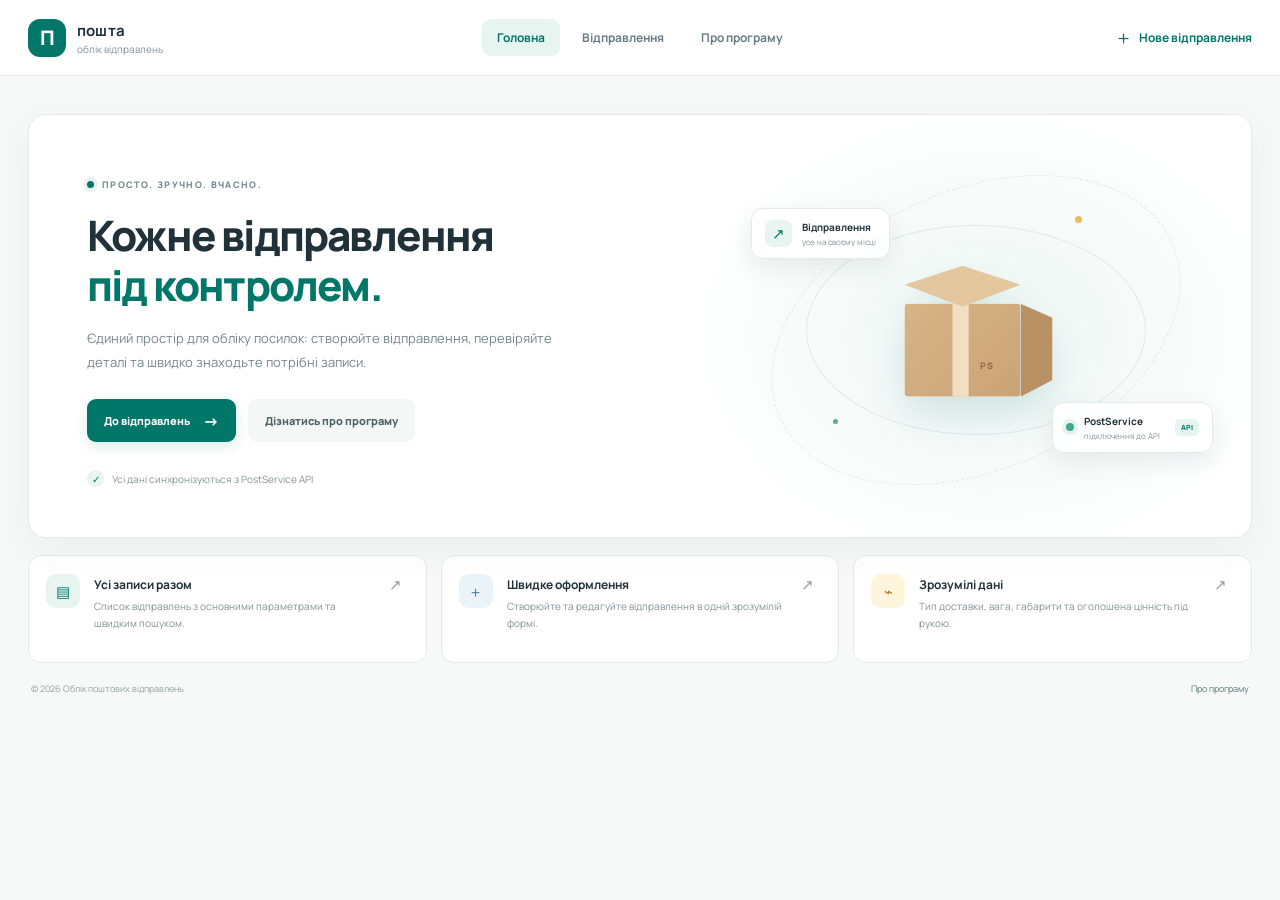
<file: Application Client/index.html>
<!doctype html>
<html lang="uk">
<head>
  <meta charset="utf-8">
  <meta name="viewport" content="width=device-width, initial-scale=1">
  <meta name="theme-color" content="#f6f9f8">
  <title>Пошта — Облік відправлень</title>
  <link href="https://fonts.googleapis.com/css2?family=Manrope:wght@400;500;600;700;800&display=swap" rel="stylesheet">
  <link rel="stylesheet" href="styles.css">
</head>
<body>
  <header class="site-header">
    <a class="brand" href="index.html" aria-label="Пошта — головна">
      <span class="brand-mark" aria-hidden="true">П</span>
      <span><strong>пошта</strong><small>облік відправлень</small></span>
    </a>
    <nav class="main-nav" aria-label="Головна навігація">
      <a class="nav-link active" href="index.html">Головна</a>
      <a class="nav-link" href="postings.html">Відправлення</a>
      <a class="nav-link" href="about.html">Про програму</a>
    </nav>
    <a class="header-action" href="postings.html"><span aria-hidden="true">＋</span> Нове відправлення</a>
  </header>

  <main class="home-page page-shell">
    <section class="hero-card">
      <div class="hero-copy">
        <span class="eyebrow"><i></i> ПРОСТО. ЗРУЧНО. ВЧАСНО.</span>
        <h1>Кожне відправлення<br><span>під контролем.</span></h1>
        <p>Єдиний простір для обліку посилок: створюйте відправлення, перевіряйте деталі та швидко знаходьте потрібні записи.</p>
        <div class="hero-actions">
          <a class="button button-primary" href="postings.html">До відправлень <span aria-hidden="true">→</span></a>
          <a class="button button-quiet" href="about.html">Дізнатись про програму</a>
        </div>
        <div class="hero-footnote"><span class="footnote-icon">✓</span> Усі дані синхронізуються з PostService API</div>
      </div>
      <div class="hero-art" aria-hidden="true">
        <div class="art-orbit orbit-one"></div><div class="art-orbit orbit-two"></div>
        <div class="art-dot dot-one"></div><div class="art-dot dot-two"></div>
        <div class="parcel-box"><div class="box-top"></div><div class="box-front"><span class="box-tape"></span><span class="box-stamp">PS</span></div><div class="box-side"></div></div>
        <div class="floating-card card-top"><span class="mini-icon">↗</span><span><b>Відправлення</b><small>усе на своєму місці</small></span></div>
        <div class="floating-card card-bottom"><span class="pulse-dot"></span><span><b>PostService</b><small>підключення до API</small></span><span class="live-tag">API</span></div>
      </div>
    </section>

    <section class="home-highlights" aria-label="Можливості програми">
      <article class="highlight-card"><span class="highlight-icon mint">▤</span><div><h2>Усі записи разом</h2><p>Список відправлень з основними параметрами та швидким пошуком.</p></div><a href="postings.html" aria-label="Перейти до списку">↗</a></article>
      <article class="highlight-card"><span class="highlight-icon blue">＋</span><div><h2>Швидке оформлення</h2><p>Створюйте та редагуйте відправлення в одній зрозумілій формі.</p></div><a href="postings.html" aria-label="Створити відправлення">↗</a></article>
      <article class="highlight-card"><span class="highlight-icon sand">⌁</span><div><h2>Зрозумілі дані</h2><p>Тип доставки, вага, габарити та оголошена цінність під рукою.</p></div><a href="about.html" aria-label="Про програму">↗</a></article>
    </section>
    <footer class="site-footer"><span>© <span data-year></span> Облік поштових відправлень</span><a href="about.html">Про програму</a></footer>
  </main>
  <script src="app.js"></script>
</body>
</html>
</file>
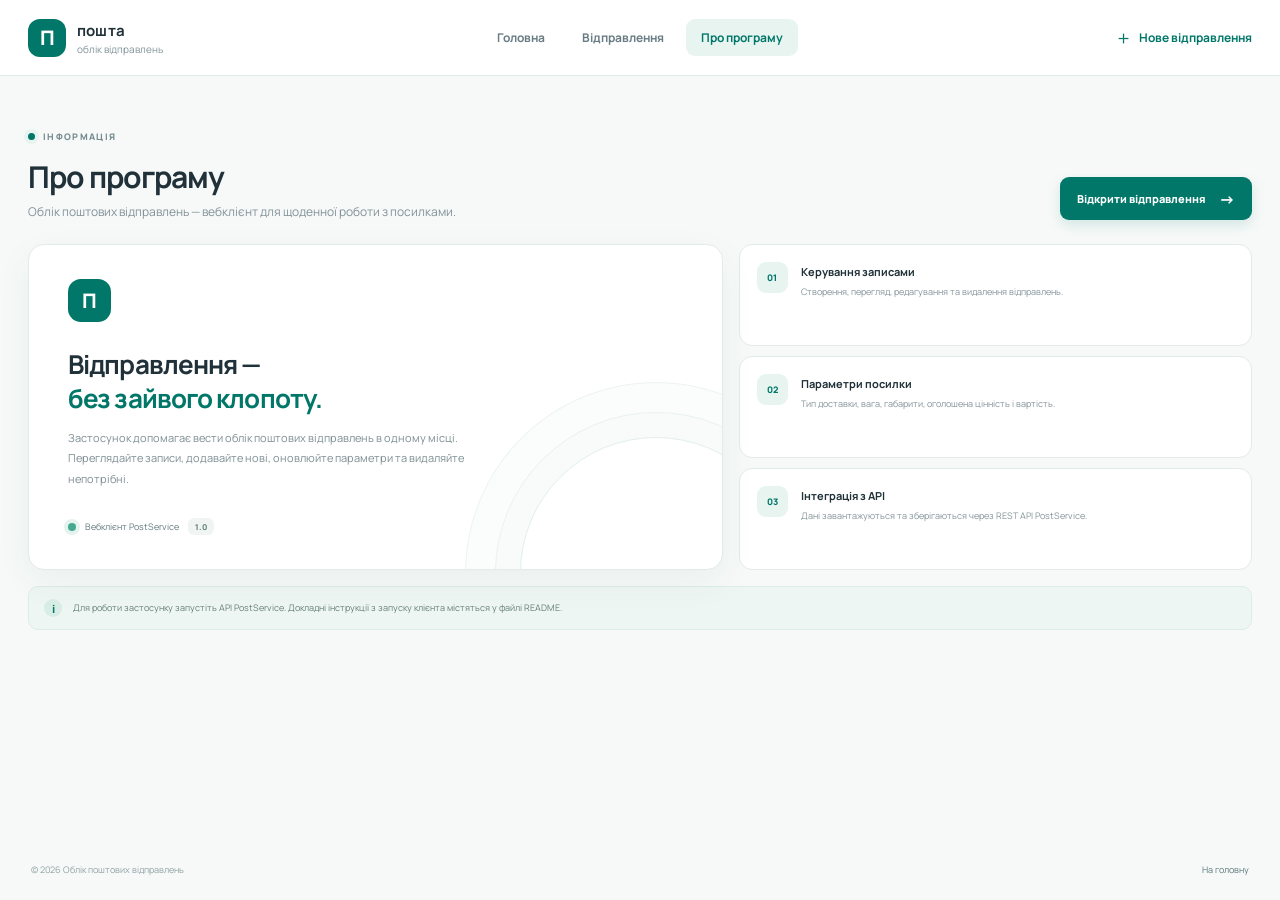
<file: Application Client/about.html>
<!doctype html>
<html lang="uk">
<head>
  <meta charset="utf-8">
  <meta name="viewport" content="width=device-width, initial-scale=1">
  <meta name="theme-color" content="#f6f9f8">
  <title>Про програму — Пошта</title>
  <link href="https://fonts.googleapis.com/css2?family=Manrope:wght@400;500;600;700;800&display=swap" rel="stylesheet">
  <link rel="stylesheet" href="styles.css">
</head>
<body>
  <header class="site-header">
    <a class="brand" href="index.html" aria-label="Пошта — головна"><span class="brand-mark" aria-hidden="true">П</span><span><strong>пошта</strong><small>облік відправлень</small></span></a>
    <nav class="main-nav" aria-label="Головна навігація"><a class="nav-link" href="index.html">Головна</a><a class="nav-link" href="postings.html">Відправлення</a><a class="nav-link active" href="about.html">Про програму</a></nav>
    <a class="header-action" href="postings.html"><span aria-hidden="true">＋</span> Нове відправлення</a>
  </header>
  <main class="page-shell about-page">
    <div class="page-heading"><div><span class="eyebrow"><i></i> ІНФОРМАЦІЯ</span><h1>Про програму</h1><p>Облік поштових відправлень — вебклієнт для щоденної роботи з посилками.</p></div><a class="button button-primary" href="postings.html">Відкрити відправлення <span>→</span></a></div>
    <section class="about-layout">
      <article class="about-main-card">
        <div class="about-symbol">П</div>
        <h2>Відправлення —<br><span>без зайвого клопоту.</span></h2>
        <p>Застосунок допомагає вести облік поштових відправлень в одному місці. Переглядайте записи, додавайте нові, оновлюйте параметри та видаляйте непотрібні.</p>
        <div class="about-version"><span class="pulse-dot"></span> Вебклієнт PostService <span class="version-chip">1.0</span></div>
      </article>
      <div class="about-side">
        <article class="info-card"><span class="info-card-icon">01</span><div><h3>Керування записами</h3><p>Створення, перегляд, редагування та видалення відправлень.</p></div></article>
        <article class="info-card"><span class="info-card-icon">02</span><div><h3>Параметри посилки</h3><p>Тип доставки, вага, габарити, оголошена цінність і вартість.</p></div></article>
        <article class="info-card"><span class="info-card-icon">03</span><div><h3>Інтеграція з API</h3><p>Дані завантажуються та зберігаються через REST API PostService.</p></div></article>
      </div>
    </section>
    <section class="about-note"><span class="note-icon">i</span><p>Для роботи застосунку запустіть API PostService. Докладні інструкції з запуску клієнта містяться у файлі README.</p></section>
    <footer class="site-footer"><span>© <span data-year></span> Облік поштових відправлень</span><a href="index.html">На головну</a></footer>
  </main>
  <script src="app.js"></script>
</body>
</html>
</file>
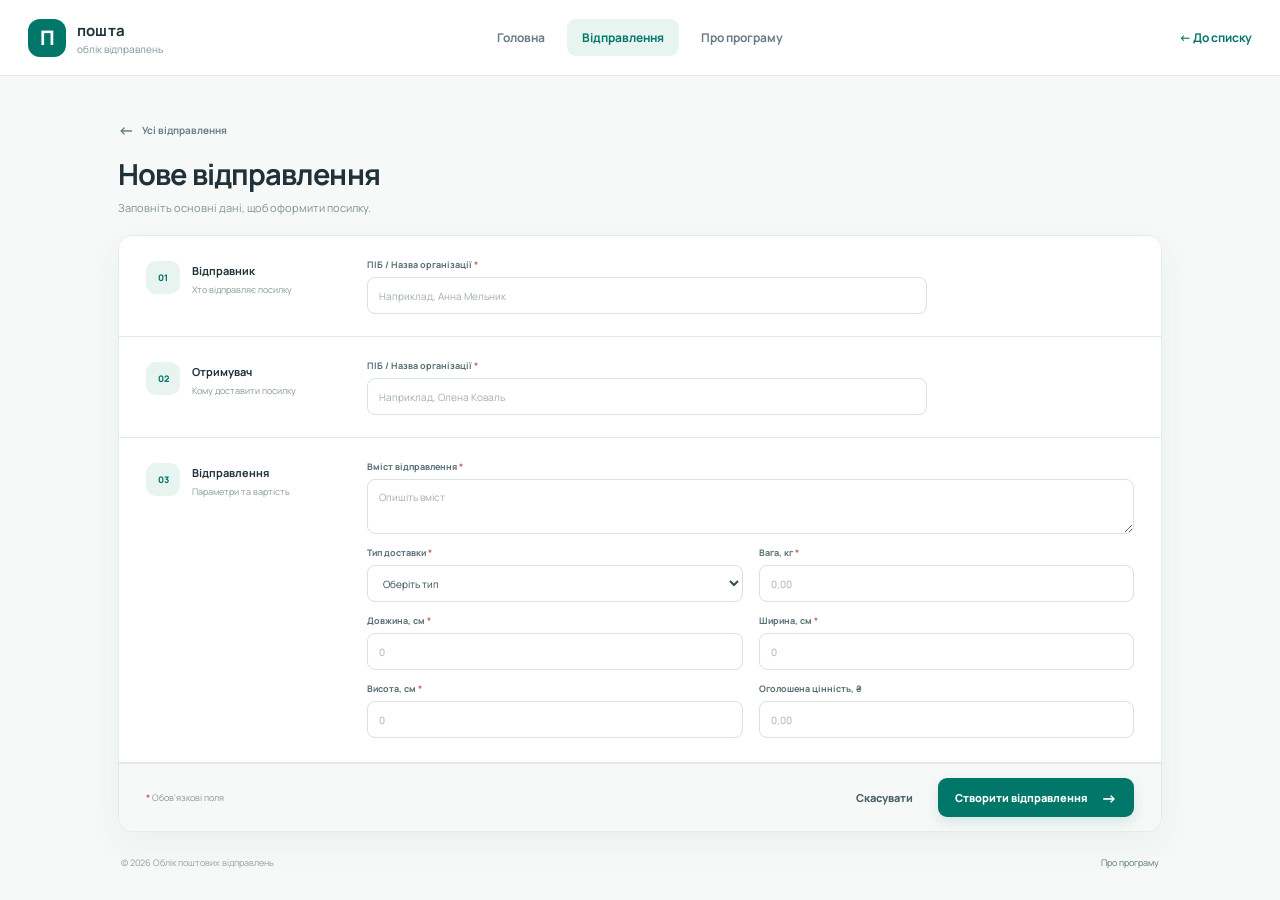
<file: Application Client/editor.html>
<!doctype html>
<html lang="uk">
<head>
  <meta charset="utf-8">
  <meta name="viewport" content="width=device-width, initial-scale=1">
  <meta name="theme-color" content="#f6f9f8">
  <title>Нове відправлення — Пошта</title>
  <link href="https://fonts.googleapis.com/css2?family=Manrope:wght@400;500;600;700;800&display=swap" rel="stylesheet">
  <link rel="stylesheet" href="styles.css">
</head>
<body>
  <header class="site-header">
    <a class="brand" href="index.html" aria-label="Пошта — головна"><span class="brand-mark" aria-hidden="true">П</span><span><strong>пошта</strong><small>облік відправлень</small></span></a>
    <nav class="main-nav" aria-label="Головна навігація"><a class="nav-link" href="index.html">Головна</a><a class="nav-link active" href="postings.html">Відправлення</a><a class="nav-link" href="about.html">Про програму</a></nav>
    <a class="header-action" href="postings.html">← До списку</a>
  </header>
  <main class="page-shell editor-page">
    <div class="editor-heading"><a class="back-link" href="postings.html"><span aria-hidden="true">←</span> Усі відправлення</a><h1 id="page-title">Нове відправлення</h1><p id="page-description">Заповніть основні дані, щоб оформити посилку.</p></div>
    <form id="posting-form" class="editor-form-card" novalidate>
      <div id="form-notice" class="form-notice" role="alert" hidden></div>
      <section class="form-section"><div class="section-intro"><span class="section-number">01</span><div><h2>Відправник</h2><p>Хто відправляє посилку</p></div></div><div class="section-fields"><label class="field"><span>ПІБ / Назва організації <b>*</b></span><input name="from" maxlength="120" autocomplete="name" placeholder="Наприклад, Анна Мельник" required><small class="field-error"></small></label></div></section>
      <section class="form-section"><div class="section-intro"><span class="section-number">02</span><div><h2>Отримувач</h2><p>Кому доставити посилку</p></div></div><div class="section-fields"><label class="field"><span>ПІБ / Назва організації <b>*</b></span><input name="to" maxlength="120" placeholder="Наприклад, Олена Коваль" required><small class="field-error"></small></label></div></section>
      <section class="form-section parcel-form-section"><div class="section-intro"><span class="section-number">03</span><div><h2>Відправлення</h2><p>Параметри та вартість</p></div></div><div class="section-fields parcel-fields">
        <label class="field full-width"><span>Вміст відправлення <b>*</b></span><textarea name="content" rows="2" maxlength="240" placeholder="Опишіть вміст" required></textarea><small class="field-error"></small></label>
        <label class="field"><span>Тип доставки <b>*</b></span><select name="deliveryType" required><option value="">Оберіть тип</option><option value="0">Відділення</option><option value="1">Кур'єр</option><option value="2">Експрес-кур'єр</option></select><small class="field-error"></small></label>
        <label class="field"><span>Вага, кг <b>*</b></span><input name="weight" type="number" min="0.01" max="1000" step="0.01" placeholder="0,00" required><small class="field-error"></small></label>
        <label class="field"><span>Довжина, см <b>*</b></span><input name="depth" type="number" min="1" max="10000" step="1" placeholder="0" required><small class="field-error"></small></label>
        <label class="field"><span>Ширина, см <b>*</b></span><input name="width" type="number" min="1" max="10000" step="1" placeholder="0" required><small class="field-error"></small></label>
        <label class="field"><span>Висота, см <b>*</b></span><input name="height" type="number" min="1" max="10000" step="1" placeholder="0" required><small class="field-error"></small></label>
        <label class="field"><span>Оголошена цінність, ₴</span><input name="value" type="number" min="0" max="10000000" step="0.01" placeholder="0,00"><small class="field-error"></small></label>
        <label class="field edit-only" hidden><span>Вартість доставки, ₴</span><input name="price" type="number" min="0" max="10000000" step="0.01" placeholder="0,00"><small class="field-error"></small></label>
      </div></section>
      <div class="editor-form-footer"><span class="required-hint"><b>*</b> Обов'язкові поля</span><div><a class="button button-quiet" href="postings.html">Скасувати</a><button id="save-posting" class="button button-primary" type="submit">Створити відправлення <span aria-hidden="true">→</span></button></div></div>
    </form>
    <footer class="site-footer"><span>© <span data-year></span> Облік поштових відправлень</span><a href="about.html">Про програму</a></footer>
  </main>
  <script src="app.js"></script>
  <script src="editor.js"></script>
</body>
</html>
</file>
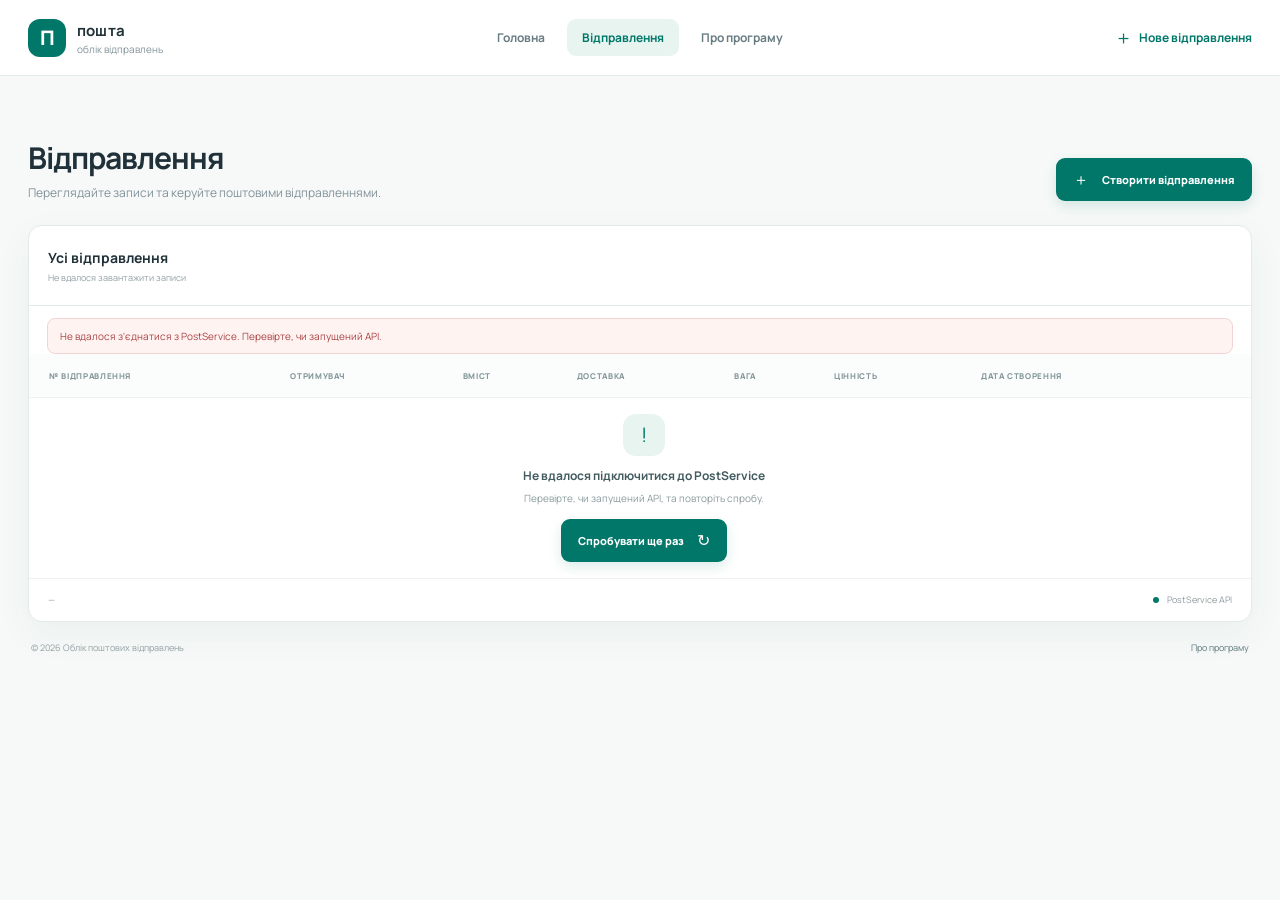
<file: Application Client/postings.html>
<!doctype html>
<html lang="uk">
<head>
  <meta charset="utf-8">
  <meta name="viewport" content="width=device-width, initial-scale=1">
  <meta name="theme-color" content="#f6f9f8">
  <title>Відправлення — Пошта</title>
  <link href="https://fonts.googleapis.com/css2?family=Manrope:wght@400;500;600;700;800&display=swap" rel="stylesheet">
  <link rel="stylesheet" href="styles.css">
</head>
<body>
  <header class="site-header">
    <a class="brand" href="index.html" aria-label="Пошта — головна"><span class="brand-mark" aria-hidden="true">П</span><span><strong>пошта</strong><small>облік відправлень</small></span></a>
    <nav class="main-nav" aria-label="Головна навігація"><a class="nav-link" href="index.html">Головна</a><a class="nav-link active" href="postings.html">Відправлення</a><a class="nav-link" href="about.html">Про програму</a></nav>
    <a class="header-action" href="editor.html"><span aria-hidden="true">＋</span> Нове відправлення</a>
  </header>
  <main class="page-shell postings-page">
    <div class="page-heading"><div><h1>Відправлення</h1><p>Переглядайте записи та керуйте поштовими відправленнями.</p></div><a class="button button-primary" href="editor.html"><span>＋</span> Створити відправлення</a></div>
    <section class="list-card">
      <div class="list-toolbar"><div><h2>Усі відправлення</h2><p id="list-count">Завантаження записів…</p></div></div>
      <div id="notice" class="notice" role="status" aria-live="polite" hidden></div>
      <div class="table-wrap"><table class="postings-table"><thead><tr><th>№ ВІДПРАВЛЕННЯ</th><th>ОТРИМУВАЧ</th><th>ВМІСТ</th><th>ДОСТАВКА</th><th>ВАГА</th><th>ЦІННІСТЬ</th><th>ДАТА СТВОРЕННЯ</th><th><span class="sr-only">Дії</span></th></tr></thead><tbody id="postings-body"><tr><td colspan="8"><div class="table-loading"><span class="spinner"></span> Завантажуємо відправлення…</div></td></tr></tbody></table></div>
      <div class="list-footer"><span id="list-footer-count">—</span><span class="api-indicator"><i></i> PostService API</span></div>
    </section>
    <footer class="site-footer"><span>© <span data-year></span> Облік поштових відправлень</span><a href="about.html">Про програму</a></footer>
  </main>
  <script src="app.js"></script>
  <script src="postings.js"></script>
</body>
</html>
</file>
<file: Application Client/styles.css>
:root{--bg:#f6f9f8;--paper:#fff;--ink:#203139;--muted:#81929a;--line:#e3ebe8;--teal:#007769;--teal-dark:#006b5f;--mint:#e7f4f0;--blue:#eaf3f8;--sand:#fff4dc;--red:#bd3d49;--shadow:0 12px 36px rgba(30,64,59,.055);font-family:Manrope,"Segoe UI",sans-serif;color:var(--ink);font-synthesis:none;text-rendering:optimizeLegibility}*{box-sizing:border-box}body{margin:0;background:var(--bg);font-size:14px;min-width:360px}button,input,select,textarea{font:inherit}a{color:inherit;text-decoration:none}.site-header{height:76px;background:rgba(255,255,255,.92);border-bottom:1px solid var(--line);display:flex;align-items:center;justify-content:space-between;padding:0 max(28px,calc((100vw - 1320px)/2));position:sticky;top:0;z-index:5;backdrop-filter:blur(12px)}.brand{display:flex;align-items:center;gap:11px;min-width:225px}.brand-mark{display:grid;place-items:center;width:38px;height:38px;border-radius:12px;background:var(--teal);color:#fff;font-size:20px;font-weight:800}.brand strong,.brand small{display:block}.brand strong{font-size:15px;letter-spacing:.2px}.brand small{font-size:10px;color:var(--muted);margin-top:1px}.main-nav{display:flex;align-items:center;gap:7px;height:100%}.nav-link{color:#687c83;padding:10px 15px;border-radius:9px;font-size:12px;font-weight:700;transition:.18s}.nav-link:hover{background:#f3f7f6;color:var(--teal)}.nav-link.active{background:var(--mint);color:var(--teal)}.header-action{color:var(--teal);font-weight:700;font-size:12px;min-width:225px;text-align:right}.header-action span{font-size:19px;vertical-align:-2px;margin-right:4px}.page-shell{max-width:1320px;margin:0 auto;padding:38px 28px 22px}.hero-card{min-height:424px;background:#fff;border:1px solid var(--line);border-radius:18px;box-shadow:var(--shadow);display:grid;grid-template-columns:1.1fr .9fr;overflow:hidden;position:relative}.hero-copy{padding:58px 20px 45px 58px;position:relative;z-index:1}.eyebrow{font-size:9px;letter-spacing:1.35px;font-weight:800;color:#748a90;display:inline-flex;align-items:center;gap:8px}.eyebrow i,.api-indicator i{display:block;width:7px;height:7px;border-radius:50%;background:var(--teal);box-shadow:0 0 0 4px var(--mint)}h1,h2,h3,p{margin-top:0}.hero-copy h1{font-size:42px;line-height:1.19;letter-spacing:-1.8px;margin:19px 0 15px;font-weight:800}.hero-copy h1 span,.about-main-card h2 span{color:var(--teal)}.hero-copy>p{color:#75868d;font-size:13px;line-height:1.85;max-width:490px;margin:0}.hero-actions{display:flex;align-items:center;gap:12px;margin-top:25px}.button{border:0;display:inline-flex;align-items:center;justify-content:center;gap:13px;min-height:43px;padding:0 17px;border-radius:9px;font-size:11px;font-weight:800;cursor:pointer;transition:transform .16s,background .16s,color .16s,box-shadow .16s}.button:hover{transform:translateY(-1px)}.button-primary{background:var(--teal);color:white;box-shadow:0 5px 13px rgba(0,119,105,.14)}.button-primary:hover{background:var(--teal-dark);box-shadow:0 7px 18px rgba(0,119,105,.2)}.button-primary span{font-size:16px}.button-quiet{background:#f4f7f6;color:#4c6269}.button-quiet:hover{background:#eaf1ef}.hero-footnote{display:flex;align-items:center;gap:8px;color:#829399;font-size:10px;margin-top:28px}.footnote-icon{width:17px;height:17px;border-radius:50%;background:var(--mint);color:var(--teal);display:grid;place-items:center;font-size:10px;font-weight:bold}.hero-art{position:relative;min-height:400px;background:radial-gradient(ellipse at 52% 52%,#edf7f4 0%,#f8fbfa 47%,#fff 75%)}.art-orbit{position:absolute;border:1px solid #deebe7;border-radius:50%;left:50%;top:51%;transform:translate(-50%,-50%)}.orbit-one{width:340px;height:210px}.orbit-two{width:430px;height:280px;transform:translate(-50%,-50%) rotate(-24deg);border-style:dashed;border-color:#dceae6}.art-dot{position:absolute;width:7px;height:7px;border-radius:50%;background:#f0b95e}.dot-one{top:24%;left:68%}.dot-two{top:72%;left:24%;width:5px;height:5px;background:#5aa99d}.parcel-box{position:absolute;width:175px;height:153px;left:50%;top:51%;transform:translate(-50%,-48%);filter:drop-shadow(0 19px 18px rgba(0,95,82,.13))}.box-front{position:absolute;left:16px;top:47px;width:116px;height:93px;background:linear-gradient(135deg,#d7b386,#caa477);clip-path:polygon(0 0,100% 0,100% 100%,0 100%);border-radius:4px}.box-front:after{content:"";position:absolute;inset:0;background:linear-gradient(90deg,transparent 45%,rgba(255,255,255,.19) 45%,rgba(255,255,255,.19) 56%,transparent 56%)}.box-top{position:absolute;left:16px;top:9px;width:116px;height:63px;background:#e4c79f;clip-path:polygon(50% 0,100% 30%,50% 65%,0 30%);z-index:2}.box-side{position:absolute;left:132px;top:47px;width:32px;height:93px;background:#b99165;clip-path:polygon(0 0,100% 15%,100% 82%,0 100%)}.box-tape{position:absolute;z-index:3;left:48px;top:0;width:16px;height:93px;background:#f5e4c8;opacity:.9}.box-stamp{position:absolute;z-index:4;left:75px;top:55px;color:#996c44;font-size:9px;font-weight:800;letter-spacing:1px}.floating-card{position:absolute;background:rgba(255,255,255,.95);border:1px solid var(--line);border-radius:12px;box-shadow:0 9px 25px rgba(32,70,62,.09);display:flex;align-items:center;gap:10px;padding:11px 13px}.floating-card b,.floating-card small{display:block}.floating-card b{font-size:10px}.floating-card small{font-size:8px;color:var(--muted);margin-top:2px}.card-top{top:22%;left:9%}.card-bottom{right:7%;bottom:20%}.mini-icon{width:27px;height:27px;background:var(--mint);color:var(--teal);border-radius:8px;display:grid;place-items:center;font-size:15px}.pulse-dot{width:8px;height:8px;background:#44a98f;border-radius:50%;box-shadow:0 0 0 4px #e4f3ed;flex:none}.live-tag{font-size:7px;font-weight:800;color:var(--teal);background:var(--mint);border-radius:5px;padding:4px 6px;margin-left:5px}.home-highlights{display:grid;grid-template-columns:repeat(3,1fr);gap:14px;margin-top:17px}.highlight-card{background:white;border:1px solid var(--line);border-radius:13px;padding:18px 17px;display:grid;grid-template-columns:36px 1fr 20px;gap:12px;align-items:start;min-height:108px}.highlight-card h2{font-size:12px;margin:2px 0 5px}.highlight-card p{color:#819198;font-size:10px;line-height:1.7;margin:0}.highlight-card>a{color:#91a19f;font-size:15px}.highlight-card>a:hover{color:var(--teal)}.highlight-icon,.summary-icon{display:grid;place-items:center;width:34px;height:34px;border-radius:10px;color:var(--teal);font-size:15px;font-weight:800}.mint{background:var(--mint)}.blue{background:var(--blue);color:#397b9c}.sand{background:var(--sand);color:#a67619}.site-footer{display:flex;justify-content:space-between;color:#93a1a4;font-size:9px;padding:19px 3px 2px}.site-footer a{color:#5d797b}.page-heading{display:flex;justify-content:space-between;align-items:flex-end;margin:11px 0 24px}.page-heading h1{font-size:30px;letter-spacing:-1px;margin:12px 0 6px}.page-heading p{color:#829198;margin:0;font-size:12px}.summary-grid{display:grid;grid-template-columns:repeat(3,1fr);gap:13px;margin-bottom:17px}.summary-card{background:white;border:1px solid var(--line);border-radius:12px;min-height:86px;padding:16px 18px;display:flex;align-items:center;gap:12px}.summary-icon{width:38px;height:38px;border-radius:11px}.summary-card>div{display:flex;flex-direction:column;gap:4px}.summary-label{font-size:9px;color:#84949a;font-weight:600}.summary-card strong{font-size:18px;line-height:1.1;letter-spacing:-.3px}.summary-caption{margin-left:auto;color:#9aa8a9;font-size:9px;align-self:flex-end;padding-bottom:5px}.list-card{background:white;border:1px solid var(--line);border-radius:14px;overflow:hidden;box-shadow:var(--shadow)}.list-toolbar{min-height:80px;display:flex;justify-content:space-between;align-items:center;padding:16px 19px;border-bottom:1px solid var(--line)}.list-toolbar h2{font-size:14px;margin:0 0 4px}.list-toolbar p{font-size:9px;color:#91a0a4;margin:0}.toolbar-actions{display:flex;align-items:center;gap:9px}.search-box,.filter-select{height:36px;border:1px solid #dce5e2;border-radius:8px;display:flex;align-items:center;background:white}.search-box{width:206px;padding:0 10px;gap:7px;color:#84969a}.search-box>span{font-size:17px;line-height:1}.search-box input{border:0;outline:0;min-width:0;width:100%;font-size:10px;color:var(--ink)}.search-box input::placeholder{color:#a0adaf}.filter-select{padding:0 9px}.filter-select select{border:0;outline:0;background:transparent;font-size:10px;color:#536a70;max-width:125px}.icon-button,.row-menu{border:1px solid #dce5e2;background:white;color:#70858a;display:grid;place-items:center;border-radius:8px;cursor:pointer}.icon-button{height:36px;width:36px;font-size:18px}.icon-button:hover,.row-menu:hover{background:var(--mint);border-color:#c6e3da;color:var(--teal)}.table-wrap{overflow:auto}.postings-table{width:100%;border-collapse:collapse;min-width:910px}.postings-table th{height:43px;text-align:left;padding:0 12px;font-size:8px;letter-spacing:.65px;color:#84979b;font-weight:800;background:#fbfcfc;white-space:nowrap}.postings-table th:first-child,.postings-table td:first-child{padding-left:20px}.postings-table td{height:57px;border-top:1px solid #edf1f0;padding:0 12px;color:#395057;font-size:10px;white-space:nowrap}.postings-table tbody tr{transition:background .15s}.postings-table tbody tr:hover{background:#f8fbfa}.postings-table tbody tr.selected{background:#e7f4f0;box-shadow:inset 3px 0 var(--teal)}.posting-id{font-weight:800;color:#203c45;display:flex;align-items:center;gap:9px}.row-select{width:15px;height:15px;border:1.5px solid #bfd0cc;border-radius:50%;display:inline-grid;place-items:center;flex:none}.selected .row-select{border-color:var(--teal);background:var(--teal)}.selected .row-select:after{content:"";width:5px;height:5px;border-radius:50%;background:#fff}.recipient-name{font-weight:700;color:#3b555c}.cell-muted{color:#829399}.delivery-pill{display:inline-flex;align-items:center;gap:6px;background:#f0f6f4;color:#47746a;padding:5px 8px;border-radius:20px;font-size:9px;font-weight:700}.weight-cell{font-variant-numeric:tabular-nums}.date-cell{color:#839399;font-size:9px!important}.row-actions{display:flex;justify-content:flex-end;gap:5px}.row-menu{width:29px;height:29px;font-size:12px}.row-menu.delete:hover{background:#fff0f0;border-color:#f2cdce;color:var(--red)}.table-loading,.empty-state{height:180px;display:flex;align-items:center;justify-content:center;gap:10px;color:#87979a;font-size:11px}.empty-state{flex-direction:column;gap:7px}.empty-icon{width:42px;height:42px;border-radius:13px;background:var(--mint);display:grid;place-items:center;color:var(--teal);font-size:20px;margin-bottom:4px}.empty-state b{color:#425b60;font-size:12px}.empty-state p{margin:0;color:#8b9a9d;font-size:10px}.empty-state .button{margin-top:7px}.spinner{width:16px;height:16px;border:2px solid #dbe9e5;border-top-color:var(--teal);border-radius:50%;animation:spin .8s linear infinite}@keyframes spin{to{transform:rotate(360deg)}}.list-footer{height:43px;padding:0 19px;border-top:1px solid #edf1f0;display:flex;justify-content:space-between;align-items:center;color:#8c9b9d;font-size:9px}.api-indicator{display:flex;align-items:center;gap:8px}.api-indicator i{width:6px;height:6px;box-shadow:none}.notice{margin:12px 18px 0;border-radius:8px;padding:10px 12px;font-size:10px}.notice.error,.form-notice{background:#fff3f2;border:1px solid #f2d5d2;color:#a84343}.notice.success{background:#edf7f3;border:1px solid #d6ebe2;color:#327568}.about-page{min-height:calc(100vh - 76px);display:flex;flex-direction:column}.about-page .site-footer{margin-top:auto}.about-layout{display:grid;grid-template-columns:1.15fr .85fr;gap:16px}.about-main-card{min-height:325px;border-radius:16px;background:white;border:1px solid var(--line);box-shadow:var(--shadow);padding:34px 39px;position:relative;overflow:hidden}.about-main-card:after{content:"";position:absolute;width:270px;height:270px;border:1px solid #e2efeb;border-radius:50%;right:-70px;bottom:-140px;box-shadow:0 0 0 24px #f8fbfa,0 0 0 25px #e9f2ef,0 0 0 54px #fbfcfc,0 0 0 55px #edf3f1}.about-symbol{width:43px;height:43px;display:grid;place-items:center;background:var(--teal);color:#fff;font-weight:800;border-radius:13px;font-size:20px;margin-bottom:26px}.about-main-card h2{font-size:26px;line-height:1.3;letter-spacing:-.9px;margin-bottom:12px;position:relative;z-index:1}.about-main-card>p{max-width:440px;color:#7d8e93;font-size:11px;line-height:1.9;margin:0;position:relative;z-index:1}.about-version{display:flex;align-items:center;gap:9px;font-size:9px;color:#647a7e;margin-top:28px;position:relative;z-index:1}.version-chip{padding:3px 7px;border-radius:6px;background:#f0f5f3;color:#64807a;font-size:8px;font-weight:800}.about-side{display:grid;gap:10px}.info-card{background:white;border:1px solid var(--line);border-radius:13px;padding:17px;display:flex;align-items:flex-start;gap:13px}.info-card-icon{width:31px;height:31px;border-radius:9px;background:var(--mint);color:var(--teal);display:grid;place-items:center;font-size:9px;font-weight:800;flex:none}.info-card h3{font-size:11px;margin:2px 0 5px}.info-card p{font-size:9px;color:#849399;line-height:1.7;margin:0}.about-note{display:flex;align-items:center;gap:11px;background:#eef6f3;border:1px solid #dcece6;border-radius:10px;padding:12px 15px;margin-top:16px}.note-icon{width:18px;height:18px;border-radius:50%;background:#d7ede5;color:var(--teal);display:grid;place-items:center;font-size:11px;font-weight:800;flex:none}.about-note p{font-size:9px;color:#668079;margin:0;line-height:1.6}.posting-dialog{width:min(1000px,calc(100vw - 32px));max-height:min(94vh,950px);border:1px solid var(--line);border-radius:16px;padding:0;background:var(--bg);color:var(--ink);box-shadow:0 26px 90px rgba(21,48,44,.24);overflow:auto}.posting-dialog::backdrop{background:rgba(25,48,47,.38);backdrop-filter:blur(3px)}.posting-dialog form{padding:0}.dialog-header{display:flex;justify-content:space-between;padding:23px 27px 18px;background:white;border-bottom:1px solid var(--line);position:sticky;top:0;z-index:2}.dialog-header h2{font-size:20px;letter-spacing:-.5px;margin:8px 0 4px}.dialog-header p{color:#85959a;font-size:10px;margin:0}.dialog-close{border:0;background:#f2f6f5;border-radius:9px;width:34px;height:34px;color:#60777b;font-size:21px;cursor:pointer}.dialog-close:hover{background:#e6efec;color:var(--teal)}.form-section{display:grid;grid-template-columns:205px 1fr;gap:16px;background:white;padding:19px 27px;border-bottom:1px solid var(--line)}.section-intro{display:flex;align-items:flex-start;gap:12px;padding-top:3px}.section-number{background:var(--mint);color:var(--teal);width:34px;height:33px;border-radius:10px;display:grid;place-items:center;font-size:9px;font-weight:800;flex:none}.section-intro h3{font-size:11px;margin:2px 0 5px}.section-intro p{font-size:9px;color:#88999d;margin:0}.section-fields{display:grid;grid-template-columns:1fr 1fr;gap:13px 16px}.field{display:flex;flex-direction:column;gap:6px;min-width:0}.field>span{font-size:9px;font-weight:700;color:#566d73}.field>span b,.required-hint b{color:#c35a5c}.field input,.field select,.field textarea{width:100%;border:1px solid #d9e3df;border-radius:8px;background:white;color:#344d53;outline:0;padding:0 11px;min-height:37px;font-size:10px;transition:border .16s,box-shadow .16s}.field textarea{padding:10px 11px;resize:vertical;min-height:55px;line-height:1.5}.field input::placeholder,.field textarea::placeholder{color:#a1adae}.field input:focus,.field select:focus,.field textarea:focus{border-color:#64aa9b;box-shadow:0 0 0 3px rgba(0,119,105,.09)}.field.invalid input,.field.invalid select,.field.invalid textarea{border-color:#d7686b;box-shadow:0 0 0 3px rgba(207,76,83,.075)}.field-error{color:var(--red);font-size:8px;line-height:1.3;min-height:0;display:none}.field.invalid .field-error{display:block}.full-width{grid-column:1/-1}.parcel-form-section{padding-top:20px;padding-bottom:21px}.parcel-fields{row-gap:12px}.form-notice{margin:12px 27px 0;border-radius:8px;padding:10px 12px;font-size:10px}.form-notice[hidden],.notice[hidden]{display:none}.dialog-footer{position:sticky;bottom:0;z-index:2;display:flex;justify-content:space-between;align-items:center;background:#f6f9f8;border-top:1px solid var(--line);padding:13px 27px}.required-hint{font-size:9px;color:#8a989c}.dialog-footer>div{display:flex;gap:8px}.dialog-footer .button{min-height:38px}.dialog-footer .button-quiet{background:transparent}.is-saving{opacity:.7;pointer-events:none}.sr-only{position:absolute;width:1px;height:1px;padding:0;margin:-1px;overflow:hidden;clip:rect(0,0,0,0);white-space:nowrap;border:0}
@media(max-width:900px){.site-header{padding:0 20px}.brand,.header-action{min-width:0}.brand small{display:none}.hero-card{grid-template-columns:1fr}.hero-copy{padding:42px 38px 30px}.hero-art{min-height:290px}.home-highlights{grid-template-columns:1fr}.highlight-card{min-height:90px}.form-section{grid-template-columns:155px 1fr}.about-layout{grid-template-columns:1fr}.about-main-card{min-height:270px}.about-side{grid-template-columns:repeat(3,1fr)}.info-card{padding:13px;display:block}.info-card-icon{margin-bottom:9px}.page-shell{padding-left:20px;padding-right:20px}}
@media(max-width:620px){.site-header{height:auto;min-height:68px;padding:10px 15px;flex-wrap:wrap;gap:8px}.brand{order:1}.header-action{order:2;font-size:10px}.main-nav{order:3;width:100%;justify-content:space-between;height:36px}.nav-link{padding:8px 10px}.page-shell{padding:24px 14px 18px}.hero-card{min-height:0}.hero-copy{padding:34px 23px 25px}.hero-copy h1{font-size:34px}.hero-art{min-height:250px}.card-top{left:4%}.card-bottom{right:3%}.hero-actions{align-items:stretch;flex-direction:column}.hero-actions .button{width:100%}.page-heading{align-items:flex-start;gap:14px;flex-direction:column}.page-heading h1{font-size:26px}.summary-grid{grid-template-columns:1fr;gap:8px}.summary-card{min-height:70px}.list-toolbar{align-items:flex-start;gap:12px;flex-direction:column}.toolbar-actions{width:100%;flex-wrap:wrap}.search-box{flex:1;min-width:150px}.filter-select{flex:1}.filter-select select{max-width:none;width:100%}.icon-button{flex:none}.about-side{grid-template-columns:1fr}.info-card{display:flex}.info-card-icon{margin:0}.about-main-card{padding:28px 24px}.site-footer{font-size:8px}.posting-dialog{width:calc(100vw - 14px);max-height:96vh}.dialog-header{padding:18px 16px 14px}.form-section{grid-template-columns:1fr;gap:13px;padding:16px}.section-intro{align-items:center}.section-fields{grid-template-columns:1fr 1fr;gap:10px}.full-width{grid-column:1/-1}.dialog-footer{padding:11px 12px;gap:8px}.dialog-footer .button{font-size:9px;padding:0 10px}.required-hint{font-size:8px;white-space:nowrap}.form-notice{margin:10px 15px 0}.parcel-fields{row-gap:9px}}
.field[hidden]{display:none!important}
.editor-page{max-width:1100px}.editor-heading{margin:5px 0 20px}.back-link{display:inline-flex;align-items:center;gap:8px;color:#688084;font-size:10px;font-weight:700;margin-bottom:13px}.back-link:hover{color:var(--teal)}.back-link span{font-size:16px}.editor-heading h1{font-size:29px;letter-spacing:-.9px;margin:0 0 6px}.editor-heading p{font-size:11px;color:#829198;margin:0}.editor-form-card{background:#fff;border:1px solid var(--line);border-radius:15px;overflow:hidden;box-shadow:var(--shadow)}.editor-form-card>.form-section{padding:22px 27px}.editor-form-card .section-intro h2{font-size:11px;margin:2px 0 5px}.editor-form-card>.parcel-form-section{padding-top:22px;padding-bottom:24px}.editor-form-footer{display:flex;justify-content:space-between;align-items:center;padding:14px 27px;background:#f6f9f8;border-top:1px solid var(--line)}.editor-form-footer>div{display:flex;gap:8px}.editor-form-footer .button{min-height:39px}.editor-form-footer .button-quiet{background:transparent}.editor-page>.site-footer{margin-top:5px}
@media(max-width:620px){.editor-page{padding-top:20px}.editor-heading h1{font-size:25px}.editor-form-card>.form-section{grid-template-columns:1fr;gap:13px;padding:16px}.editor-form-card .section-intro{align-items:center}.editor-form-card .section-fields{grid-template-columns:1fr 1fr;gap:10px}.editor-form-card .full-width{grid-column:1/-1}.editor-form-footer{padding:11px 12px;gap:8px}.editor-form-footer .button{font-size:9px;padding:0 10px}.editor-form-footer .required-hint{font-size:8px;white-space:nowrap}}
.editor-form-card .section-fields:not(.parcel-fields){grid-template-columns:minmax(0,560px)}
</file>
